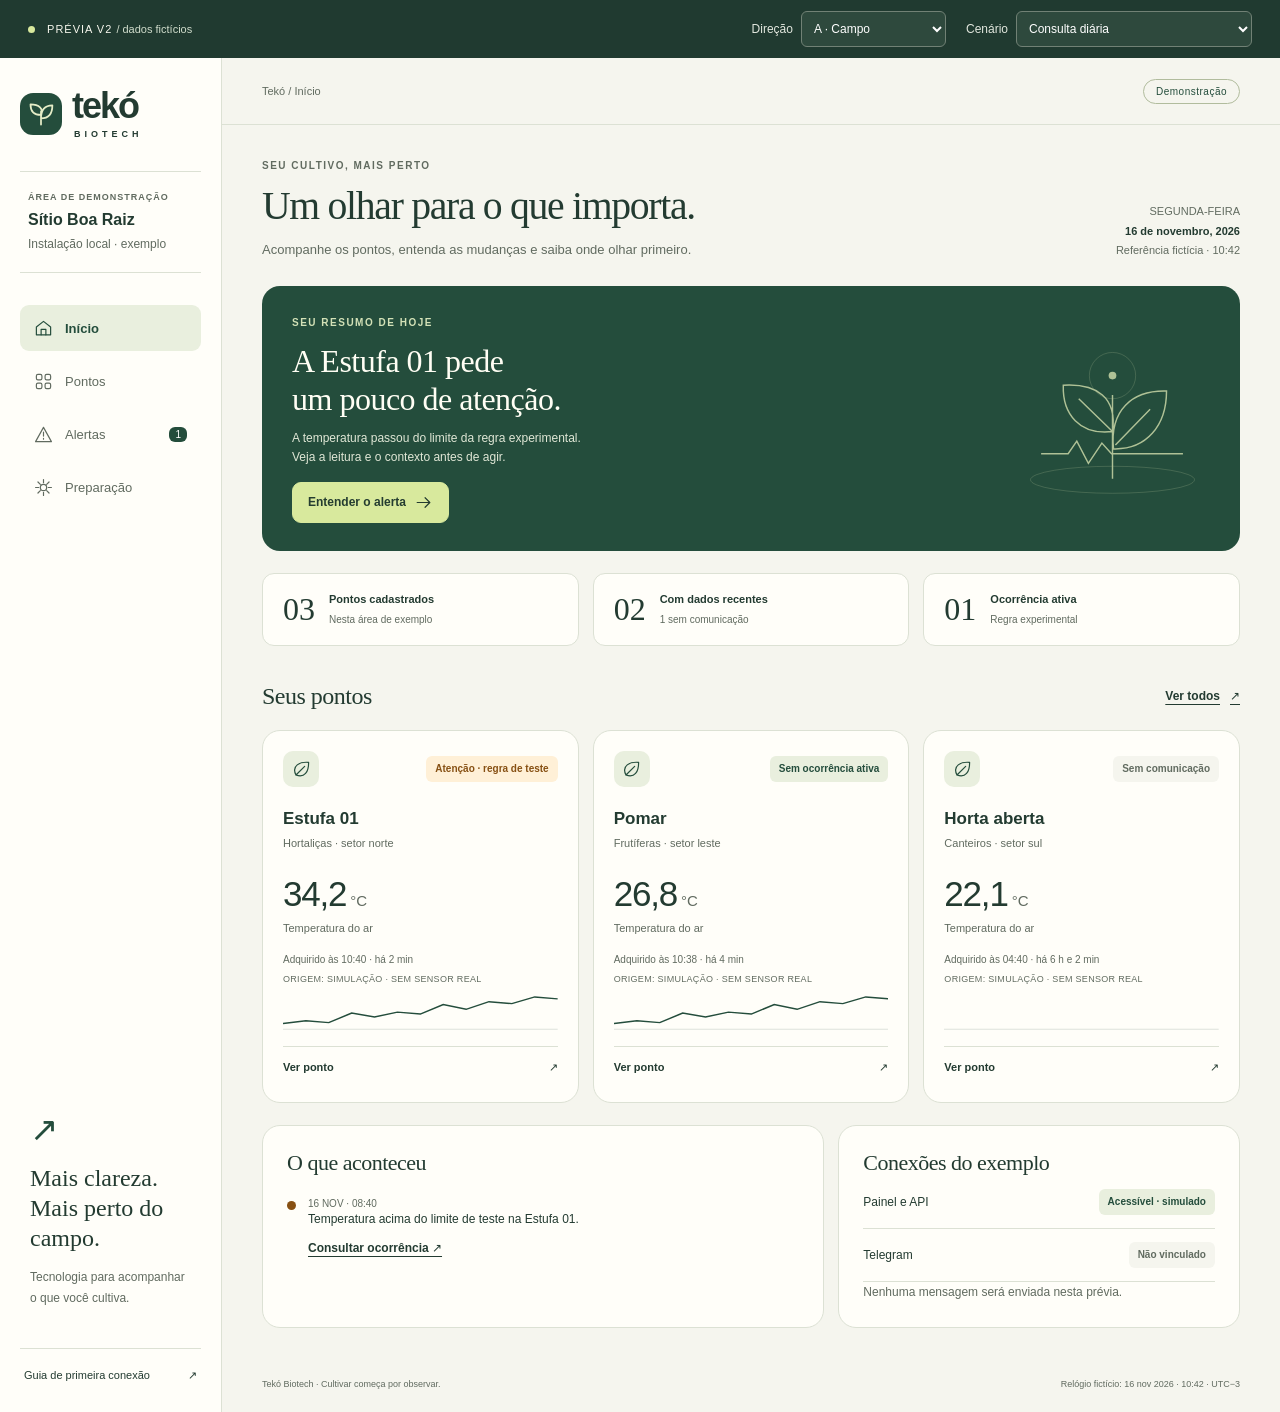
<file: prototipo-v2/index.html>
<!doctype html>
<html lang="pt-BR">
  <head>
    <meta charset="utf-8">
    <meta name="viewport" content="width=device-width, initial-scale=1">
    <meta name="theme-color" content="#244d3c">
    <meta name="description" content="Prévia local das novas telas da Tekó Biotech V2. Todos os dados são fictícios.">
    <title>Tekó Biotech · Prévia V2</title>
    <link rel="icon" href="marca.svg" type="image/svg+xml">
    <link rel="stylesheet" href="styles.css">
    <script src="app.js" defer></script>
  </head>
  <body data-direction="campo">
    <a class="skip" href="#conteudo">Pular para o conteúdo</a>
    <div class="review-bar" aria-label="Controles da prévia">
      <span class="preview-label"><span class="preview-dot"></span> PRÉVIA V2 <span class="review-description">/ dados fictícios</span></span>
      <div class="review-controls">
        <label>Direção <select id="direction"><option value="campo">A · Campo</option><option value="observatorio">B · Observatório</option></select></label>
        <label>Cenário <select id="scenario">
          <option value="routine">Consulta diária</option>
          <option value="empty">Primeira instalação</option>
          <option value="pending">Primeira leitura pendente</option>
          <option value="loading">Carregando</option>
          <option value="api-cache">API offline · com última consulta</option>
          <option value="api-empty">API offline · sem última consulta</option>
          <option value="sensor-offline">Sensor sem comunicação</option>
          <option value="stale">Leitura antiga · sensor conectado</option>
          <option value="error">Erro de aquisição</option>
          <option value="uncalibrated">Sensor sem calibração</option>
          <option value="replaced">Sensor substituído</option>
          <option value="unknown-time">Horário desconhecido</option>
          <option value="no-history">Histórico sem resultados</option>
        </select></label>
      </div>
    </div>
    <div class="shell">
      <aside class="sidebar">
        <a class="brand" href="#inicio" aria-label="Tekó Biotech, início"><img src="marca.svg" alt="" width="42" height="42"><span>tekó<span class="brand-sub">BIOTECH</span></span></a>
        <div class="workspace"><span class="eyebrow">ÁREA DE DEMONSTRAÇÃO</span><strong>Sítio Boa Raiz</strong><small>Instalação local · exemplo</small></div>
        <nav id="navigation" aria-label="Navegação principal"></nav>
        <div class="sidebar-note"><span class="leaf-mark" aria-hidden="true">↗</span><p>Mais clareza.<br>Mais perto do campo.</p><small>Tecnologia para acompanhar<br>o que você cultiva.</small></div>
        <a class="sidebar-help" href="#instalacao">Guia de primeira conexão <span aria-hidden="true">↗</span></a>
      </aside>
      <div class="main-wrap">
        <header class="topbar"><span id="breadcrumb">Monitoramento / Visão geral</span><span class="demo-badge">Demonstração</span></header>
        <main id="conteudo" tabindex="-1"></main>
        <footer class="footer"><span>Tekó Biotech · Cultivar começa por observar.</span><span>Relógio fictício: 16 nov 2026 · 10:42 · UTC−3</span></footer>
      </div>
    </div>
    <div id="announcement" class="sr-only" role="status" aria-live="polite"></div>
    <noscript>Ative o JavaScript para navegar pela prévia. Não há conexão com sensores ou serviços externos.</noscript>
  </body>
</html>
</file>
<file: prototipo-v2/styles.css>
:root{color-scheme:light;--bg:#f5f5ee;--surface:#fffef9;--ink:#233b31;--muted:#616b60;--line:#dce1d4;--green:#244d3c;--soft:#e9efde;--accent:#d8e99d;--warn:#875013;--warn-bg:#fff0d7;--bad:#973d32;--bad-bg:#f9e8e2;--radius:18px;--heading:Georgia,'Times New Roman',serif;font-family:Arial,Helvetica,sans-serif;color:var(--ink);background:var(--bg);font-synthesis:none}
*{box-sizing:border-box}body{margin:0}button,input,select{font:inherit}button,a,select{-webkit-tap-highlight-color:transparent}a{color:inherit;text-decoration:none}button,select{cursor:pointer}button{color:inherit}button:disabled{cursor:default;opacity:.6}button,a,select,input{touch-action:manipulation}a:focus-visible,button:focus-visible,select:focus-visible,input:focus-visible,summary:focus-visible{outline:3px solid #a05713;outline-offset:4px}main:focus{outline:none}img,svg{max-width:100%}svg{display:block}p{line-height:1.6;margin:0 0 14px}h1,h2,h3{margin:0;font-weight:500}h1{font:500 clamp(32px,3.1vw,46px)/1.12 var(--heading);letter-spacing:-1.3px}h2{font:500 26px/1.2 var(--heading);letter-spacing:-.5px}h3{font-size:17px;line-height:1.4;font-weight:600}small{font-size:12px;line-height:1.6;color:var(--muted)}.muted{color:var(--muted)}.eyebrow{font-size:10px;letter-spacing:1.5px;font-weight:700;display:block;line-height:1.7}.skip{position:fixed;left:15px;top:-100px;z-index:10;padding:14px;background:var(--surface)}.skip:focus{top:12px}.sr-only{position:absolute;width:1px;height:1px;padding:0;margin:-1px;overflow:hidden;clip:rect(0,0,0,0);white-space:nowrap;border:0}
.review-bar{background:#203a30;color:#f7f7ed;min-height:58px;padding:10px 28px;display:flex;align-items:center;justify-content:space-between;gap:16px;font-size:12px}.preview-label{font-size:11px;letter-spacing:1px;white-space:nowrap}.preview-dot{display:inline-block;width:7px;height:7px;border-radius:50%;background:#d8e99d;margin-right:8px}.review-description{letter-spacing:0;color:#d1ddcc}.review-controls{display:flex;gap:20px}.review-controls label{display:flex;align-items:center;gap:8px;color:#e2e7de}.review-controls select{background:#2e493d;color:white;border:1px solid #718175;border-radius:6px;min-height:36px;padding:6px 28px 6px 8px;font-size:12px;max-width:280px}.review-controls :focus-visible{outline-color:#e5edc7}.shell{display:grid;grid-template-columns:222px minmax(0,1fr);min-height:calc(100vh - 58px)}.sidebar{background:var(--surface);border-right:1px solid var(--line);padding:30px 20px;display:flex;flex-direction:column;gap:32px}.brand{display:flex;align-items:center;gap:10px;width:fit-content;font-size:36px;font-weight:700;letter-spacing:-2px;line-height:1}.brand-sub{display:block;font-size:9px;letter-spacing:4px;margin:6px 0 0 2px}.workspace{padding:18px 8px;border-top:1px solid var(--line);border-bottom:1px solid var(--line);display:grid;gap:6px}.workspace .eyebrow{font-size:9px;letter-spacing:1px;color:var(--muted)}.workspace strong{font-size:16px;font-weight:600}nav{display:grid;gap:7px}nav a{display:flex;align-items:center;gap:12px;min-height:46px;padding:10px 14px;font-size:13px;border-radius:9px;color:var(--muted)}nav a[aria-current=page]{background:var(--soft);color:var(--green);font-weight:700}nav a:hover{background:var(--soft)}.icon{width:19px;height:19px;flex-shrink:0}.nav-count{margin-left:auto;background:var(--green);color:white;border-radius:6px;padding:2px 6px;font-size:10px}.sidebar-note{margin-top:auto;padding:50px 10px 8px}.sidebar-note p{font:24px/1.25 var(--heading);margin:14px 0}.leaf-mark{font-size:34px;color:var(--green)}.sidebar-help{font-size:11px;display:flex;justify-content:space-between;border-top:1px solid var(--line);padding:20px 4px 0}.main-wrap{min-width:0}.topbar{min-height:67px;display:flex;align-items:center;justify-content:space-between;padding:0 40px;border-bottom:1px solid var(--line);font-size:11px;color:var(--muted)}.demo-badge{font-size:10px;letter-spacing:.5px;border:1px solid #b1bc9d;border-radius:30px;padding:6px 12px;color:var(--green)}main{max-width:1360px;margin:auto;padding:32px 40px 28px}.page-heading{display:flex;align-items:flex-end;justify-content:space-between;gap:20px;margin-bottom:25px}.page-heading .eyebrow{color:var(--muted);margin-bottom:10px}.page-heading p{font-size:13px;color:var(--muted);margin:12px 0 0;max-width:600px}.heading-meta{font-size:11px;color:var(--muted);text-align:right;white-space:nowrap;line-height:1.8}.heading-meta strong{color:var(--ink);font-weight:600;display:block}.button{display:inline-flex;justify-content:center;align-items:center;gap:8px;border:1px solid var(--line);background:var(--surface);border-radius:9px;min-height:42px;padding:10px 15px;font-size:12px;font-weight:600;line-height:1.4}.button.primary{background:var(--green);border-color:var(--green);color:white}.button:hover{filter:brightness(.96)}.text-link{display:inline-flex;align-items:center;gap:10px;font-size:12px;font-weight:700;text-decoration:underline;text-underline-offset:4px;min-height:36px}.status{display:inline-flex;align-items:center;gap:6px;font-size:10px;font-weight:600;background:var(--soft);color:var(--green);padding:6px 9px;border-radius:6px;line-height:1.4}.status.warn{color:var(--warn);background:var(--warn-bg)}.status.bad{color:var(--bad);background:var(--bad-bg)}.status.neutral{background:var(--bg);color:var(--muted)}.notice{border:1px solid #d4b784;border-radius:12px;background:var(--warn-bg);color:var(--warn);padding:15px 18px;margin-bottom:22px;font-size:13px;line-height:1.6}.notice strong{display:block}.notice p{margin:4px 0 0}.notice .text-link{color:inherit}.notice.info{background:var(--soft);border-color:var(--line);color:var(--green)}
.hero{position:relative;overflow:hidden;background:var(--green);color:#fffef4;border-radius:var(--radius);padding:28px 30px;min-height:187px;display:flex;align-items:center;justify-content:space-between;gap:20px;margin-bottom:22px}.hero-copy{position:relative;z-index:1;max-width:70%}.hero .eyebrow{color:#d3e1b7;margin-bottom:12px}.hero h2{font-size:32px;line-height:1.18;max-width:450px}.hero p{font-size:12px;color:#e0e7d6;margin:10px 0 15px}.hero .button{background:var(--accent);border-color:var(--accent);color:#243c30;min-height:38px}.hero-art{width:195px;height:164px;flex-shrink:0;color:#c8d6a6;opacity:.85}.stats{display:grid;grid-template-columns:repeat(3,minmax(0,1fr));gap:14px;margin-bottom:32px}.stat{border:1px solid var(--line);border-radius:12px;padding:17px 20px;background:var(--surface);display:flex;gap:14px;align-items:center}.stat-value{font-family:var(--heading);font-size:32px;min-width:30px}.stat strong{display:block;font-size:11px;font-weight:600;line-height:1.6}.stat small{font-size:10px}.section-head{display:flex;align-items:center;justify-content:space-between;gap:16px;margin:0 0 16px}.section-head h2{font-size:24px}.section-head p{font-size:12px;margin:6px 0 0;color:var(--muted)}.point-grid{display:grid;grid-template-columns:repeat(3,minmax(0,1fr));gap:14px}.point-card{background:var(--surface);border:1px solid var(--line);border-radius:var(--radius);padding:20px;display:flex;flex-direction:column;min-width:0;position:relative}.point-card:hover{border-color:#7d927a}.card-top{display:flex;justify-content:space-between;gap:8px;align-items:center;margin-bottom:20px}.point-icon{display:flex;align-items:center;justify-content:center;background:var(--soft);color:var(--green);width:36px;height:36px;border-radius:10px}.point-card h3{font-size:17px}.point-card .location{font-size:11px;color:var(--muted);margin:4px 0 20px}.value{font-size:35px;letter-spacing:-1.2px;line-height:1.2}.value span{font-size:15px;letter-spacing:0;color:var(--muted);margin-left:4px}.value.no-value{font-size:20px;letter-spacing:0}.reading-label{font-size:11px;color:var(--muted);margin:5px 0 8px}.reading-time{font-size:10px;line-height:1.7;color:var(--muted);margin:6px 0}.spark{height:38px;width:100%;margin:12px 0;color:var(--green)}.card-link{border-top:1px solid var(--line);margin-top:auto;padding-top:14px;display:flex;justify-content:space-between;font-size:11px;font-weight:700;min-height:36px}.source{font-size:9px;letter-spacing:.3px;color:var(--muted)}.below-grid{display:grid;grid-template-columns:1.4fr 1fr;gap:14px;margin-top:22px}.panel{background:var(--surface);border:1px solid var(--line);border-radius:var(--radius);padding:24px;min-width:0}.panel h2{font-size:22px}.activity{display:flex;align-items:flex-start;gap:12px;margin-top:20px;font-size:12px}.activity p{margin:0}.activity time{color:var(--muted);font-size:10px}.activity-dot{width:9px;height:9px;background:var(--warn);border-radius:50%;flex-shrink:0;margin-top:5px}.connection-row{display:flex;align-items:center;justify-content:space-between;gap:12px;padding:13px 0;font-size:12px;border-bottom:1px solid var(--line)}.connection-row:last-child{border:0}.footer{display:flex;justify-content:space-between;gap:18px;padding:20px 40px;font-size:9px;color:var(--muted);line-height:1.8}.back{font-size:12px;display:inline-flex;align-items:center;gap:8px;min-height:34px;margin-bottom:16px}.detail-grid{display:grid;grid-template-columns:minmax(0,1fr) 260px;gap:18px}.metric-panel{margin-bottom:18px;display:flex;align-items:center;justify-content:space-between;gap:20px}.metric-panel .value{font-size:52px;margin:14px 0 8px}.metric-panel .value.no-value{font-size:26px}.metric-panel .reading-time{font-size:12px}.metric-summary{border-left:1px solid var(--line);padding-left:25px;max-width:240px;font-size:12px;line-height:1.6}.filters{display:flex;gap:12px;align-items:flex-end;flex-wrap:wrap;margin:20px 0}.filters label{display:grid;gap:7px;font-size:11px;color:var(--muted)}.filters select,.filters input{border:1px solid var(--line);color:var(--ink);background:var(--surface);border-radius:7px;min-height:42px;padding:9px;max-width:100%;min-width:0}.chart{width:100%;height:auto;min-height:160px;margin:16px 0}.chart text{fill:var(--muted);font:11px Arial,sans-serif}.chart .gridline{stroke:var(--line);stroke-width:1}.chart .trace{stroke:var(--green);stroke-width:3;fill:none;stroke-linejoin:round}.chart .limit{stroke:var(--warn);stroke-width:1.5;stroke-dasharray:6 5}.chart-caption{font-size:11px;line-height:1.6;color:var(--muted)}details{margin-top:20px;font-size:12px}summary{cursor:pointer;font-weight:600;min-height:36px;padding:8px 0}table{border-collapse:collapse;width:100%;font-size:11px;line-height:1.7}td,th{padding:10px 6px;text-align:left;border-bottom:1px solid var(--line);overflow-wrap:anywhere}th{font-weight:600}.table-wrap{overflow-x:auto;max-width:100%}.aside-panel{height:fit-content}.aside-panel h3{margin-bottom:18px}.aside-panel dl{margin:0;display:grid;gap:16px}dt{font-size:11px;color:var(--muted);margin-bottom:5px}dd{font-size:12px;margin:0;line-height:1.6}.aside-panel .button{margin-top:24px;width:100%}.aside-panel .source{margin-top:18px;line-height:1.7}.event-list{list-style:none;padding:0;margin:24px 0 0}.event-list li{display:grid;grid-template-columns:52px 1fr;gap:16px;position:relative;padding-bottom:28px;font-size:12px;line-height:1.6}.event-list time{font-size:11px;color:var(--muted)}.event-list p{margin:4px 0;color:var(--muted);font-size:12px}.event-list li>div{border-left:2px solid var(--line);padding-left:16px}.alert-row{display:flex;align-items:center;justify-content:space-between;gap:20px;border-bottom:1px solid var(--line);padding:22px 0}.alert-row:last-child{border:0}.alert-row p{font-size:12px;margin:8px 0 0;color:var(--muted)}.empty{padding:48px 24px;text-align:center;border:1px dashed #a2af98;border-radius:var(--radius);background:var(--surface)}.empty .point-icon{margin:0 auto 18px;width:50px;height:50px}.empty p{font-size:13px;color:var(--muted);max-width:450px;margin:14px auto 22px}.empty h2{font-size:30px}.loading-bar{height:16px;border-radius:5px;background:var(--soft);width:65%;margin:20px 0}.loading-bar.wide{width:90%}.steps{counter-reset:step;list-style:none;padding:0;margin:24px 0}.steps li{counter-increment:step;display:flex;align-items:flex-start;gap:15px;padding:18px 0;border-bottom:1px solid var(--line);font-size:13px;line-height:1.6}.steps li:before{content:counter(step,decimal-leading-zero);display:block;color:var(--green);font-size:12px;font-weight:700;padding:4px 7px;background:var(--soft);border-radius:5px}.steps p{font-size:12px;margin:6px 0 0;color:var(--muted)}.event-state{padding:15px;border:1px solid var(--line);border-radius:9px;margin:10px 0;display:flex;gap:16px;align-items:center;font-size:12px}.event-state time{font-size:11px;color:var(--muted)}
body[data-direction=observatorio]{--bg:#edf1f5;--surface:#fff;--ink:#1e3146;--muted:#526478;--line:#d2dce7;--green:#24496b;--soft:#e4edf5;--accent:#c6e6eb;--radius:7px;--heading:Arial,Helvetica,sans-serif}body[data-direction=observatorio] .sidebar{background:#172e43;color:#edf2f7}body[data-direction=observatorio] .sidebar small,body[data-direction=observatorio] .sidebar .eyebrow,body[data-direction=observatorio] nav a{color:#c4d1df}body[data-direction=observatorio] nav a[aria-current=page],body[data-direction=observatorio] nav a:hover{color:#172e43}body[data-direction=observatorio] .hero h2{font-size:29px;font-weight:600}body[data-direction=observatorio] .hero-art{color:#c6e6eb}body[data-direction=observatorio] .hero .eyebrow,body[data-direction=observatorio] .hero p{color:#e2eff6}body[data-direction=observatorio] h1{font-weight:600;letter-spacing:-1.5px;font-size:38px}body[data-direction=observatorio] .point-grid{grid-template-columns:1fr}body[data-direction=observatorio] .point-card{display:grid;grid-template-columns:1.2fr 1fr 1.3fr;column-gap:20px;padding:16px 20px;align-items:center}body[data-direction=observatorio] .card-top{grid-column:1;grid-row:1;margin-bottom:10px;justify-content:flex-start}body[data-direction=observatorio] .point-card h3{grid-column:1;grid-row:2}body[data-direction=observatorio] .point-card .location{grid-column:1;grid-row:3;margin:5px 0}body[data-direction=observatorio] .point-card .value{grid-column:2;grid-row:1 / 3}body[data-direction=observatorio] .point-card .reading-label{grid-column:2;grid-row:3}body[data-direction=observatorio] .point-card .reading-time{grid-column:3;grid-row:1}body[data-direction=observatorio] .point-card .source{grid-column:3;grid-row:2}body[data-direction=observatorio] .point-card .spark{display:none}body[data-direction=observatorio] .point-card .card-link{grid-column:3;grid-row:3;margin-top:8px}body[data-direction=observatorio] .review-bar{background:#142739}
@media(min-width:1600px){main{padding-top:46px}.hero{min-height:210px}}
@media(max-width:1100px){.shell{grid-template-columns:190px minmax(0,1fr)}.sidebar{padding:26px 14px}.topbar{padding:0 24px}main{padding:28px 24px}.footer{padding:20px 24px}.point-grid{gap:10px}.point-card{padding:16px}.card-top{align-items:flex-start;flex-wrap:wrap}.detail-grid{grid-template-columns:1fr}.aside-panel dl{grid-template-columns:repeat(3,minmax(0,1fr))}.hero-art{width:140px}.metric-summary{max-width:220px}.stat{padding:14px 12px;gap:10px}.heading-meta{display:none}}
@media(max-width:800px){.review-bar{padding:12px 18px;flex-wrap:wrap}.review-controls{flex:1;justify-content:flex-end;gap:12px}.review-controls select{max-width:220px}.shell{grid-template-columns:1fr}.sidebar{padding:0;border:0;background:var(--surface);display:block}.brand,.workspace,.sidebar-note,.sidebar-help{display:none}.sidebar nav{position:fixed;bottom:0;left:0;right:0;z-index:5;background:var(--surface);border-top:1px solid var(--line);padding:7px 12px max(7px,env(safe-area-inset-bottom));display:grid;grid-template-columns:repeat(4,minmax(0,1fr));gap:6px;box-shadow:0 -5px 18px #203a3008}.sidebar nav a{display:flex;flex-direction:column;gap:5px;font-size:10px;justify-content:center;padding:7px 3px;min-height:52px;position:relative}.nav-count{position:absolute;top:2px;right:14px}.topbar{min-height:52px}.footer{padding-bottom:100px}.hero-art{width:160px}.point-grid{gap:12px}.point-card{padding:18px}.card-top{min-height:68px}.detail-grid{grid-template-columns:1fr}body[data-direction=observatorio] .sidebar nav a{color:var(--muted)}body[data-direction=observatorio] .card-top{min-height:auto}}
@media(max-width:600px){.review-bar{gap:10px;padding:12px 16px}.review-controls{justify-content:flex-start;display:grid;grid-template-columns:minmax(0,.85fr) minmax(0,1.15fr);gap:10px;width:100%;flex-basis:100%}.review-controls label{display:grid;gap:5px;font-size:10px;min-width:0}.review-controls select{width:100%;min-width:0;max-width:none;font-size:11px;min-height:38px;padding-right:2px}.review-description{display:inline}.topbar{padding:0 18px;font-size:10px}main{padding:25px 18px}.page-heading{margin-bottom:22px}.page-heading p{font-size:12px;line-height:1.7}.page-heading h1{font-size:35px}.hero{padding:25px 22px;min-height:226px}.hero-copy{max-width:100%}.hero h2{font-size:28px;max-width:250px}.hero p{max-width:240px}.hero-art{position:absolute;right:-35px;bottom:-12px;width:150px;opacity:.15}.stats{gap:7px;margin-bottom:27px}.stat{display:block;padding:13px 10px}.stat-value{font-size:29px;margin-bottom:5px}.stat strong{font-size:10px}.stat small{font-size:9px}.point-grid{grid-template-columns:1fr}.point-card{padding:21px}.card-top{min-height:0;margin-bottom:16px;align-items:center}.point-card .location{margin-bottom:18px}.point-card .value{font-size:39px}.point-card .value.no-value{font-size:22px}.spark{height:46px}.below-grid{grid-template-columns:1fr}.panel{padding:20px}.section-head h2{font-size:23px}.section-head{gap:10px}.section-head .text-link{font-size:11px}.footer{display:block;padding-left:18px;padding-right:18px}.footer span{display:block;margin-bottom:5px}.metric-panel{display:block}.metric-summary{border-left:0;border-top:1px solid var(--line);padding:16px 0 0;margin-top:20px;max-width:none}.metric-panel .value{font-size:50px}.filters{gap:10px}.filters label{flex:1;min-width:100px}.filters .button{width:100%}.aside-panel dl{grid-template-columns:1fr 1fr}.alert-row{align-items:flex-start;flex-direction:column;gap:12px}.chart{min-height:140px}.empty{padding:32px 18px}.empty h2{font-size:27px}body[data-direction=observatorio] .page-heading h1{font-size:31px}body[data-direction=observatorio] .point-card{display:flex;align-items:stretch;gap:0}body[data-direction=observatorio] .point-card .location{margin:5px 0 16px}body[data-direction=observatorio] .point-card .value{font-size:35px}body[data-direction=observatorio] .point-card .value.no-value{font-size:22px}body[data-direction=observatorio] .point-card .reading-time{margin:8px 0}body[data-direction=observatorio] .point-card .source{margin:6px 0}body[data-direction=observatorio] .point-card .card-link{margin-top:15px}}
@media(prefers-reduced-motion:reduce){*,*::before,*::after{animation:none!important;transition:none!important;scroll-behavior:auto!important}}
</file>
